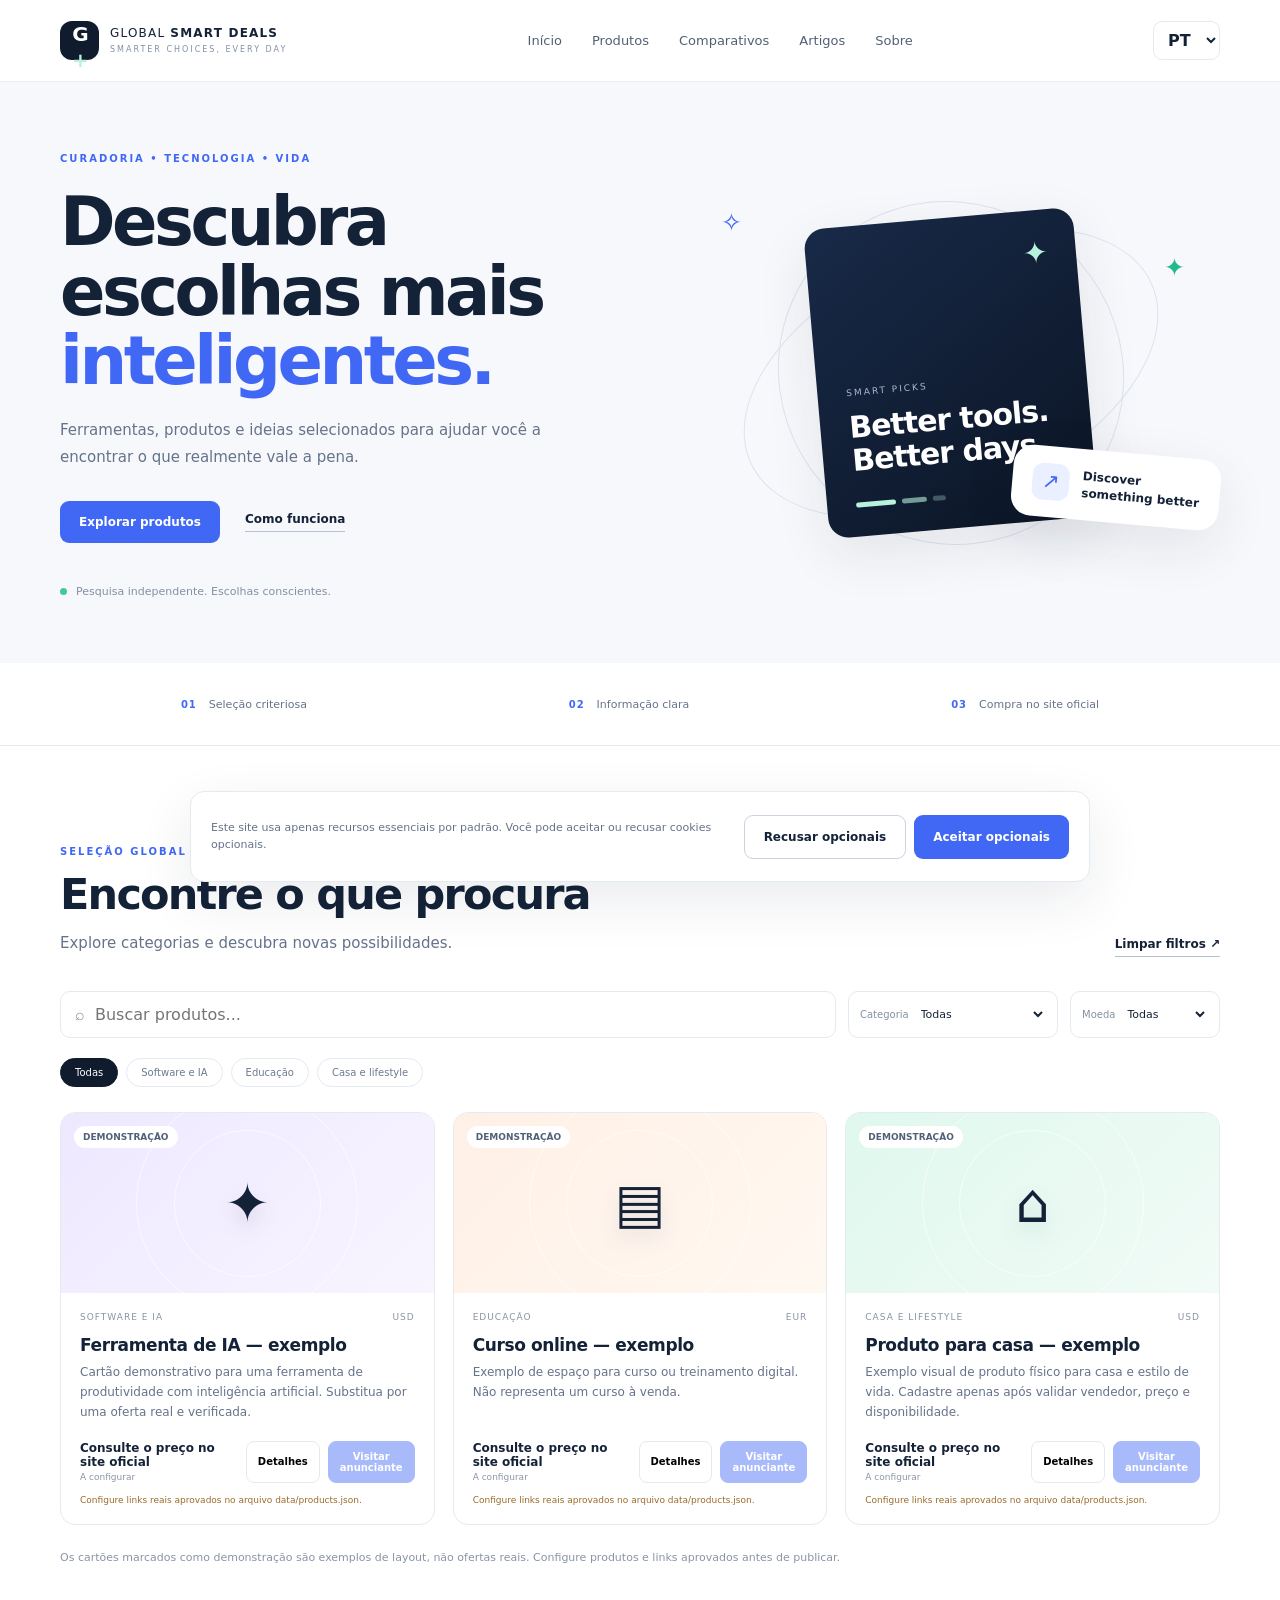
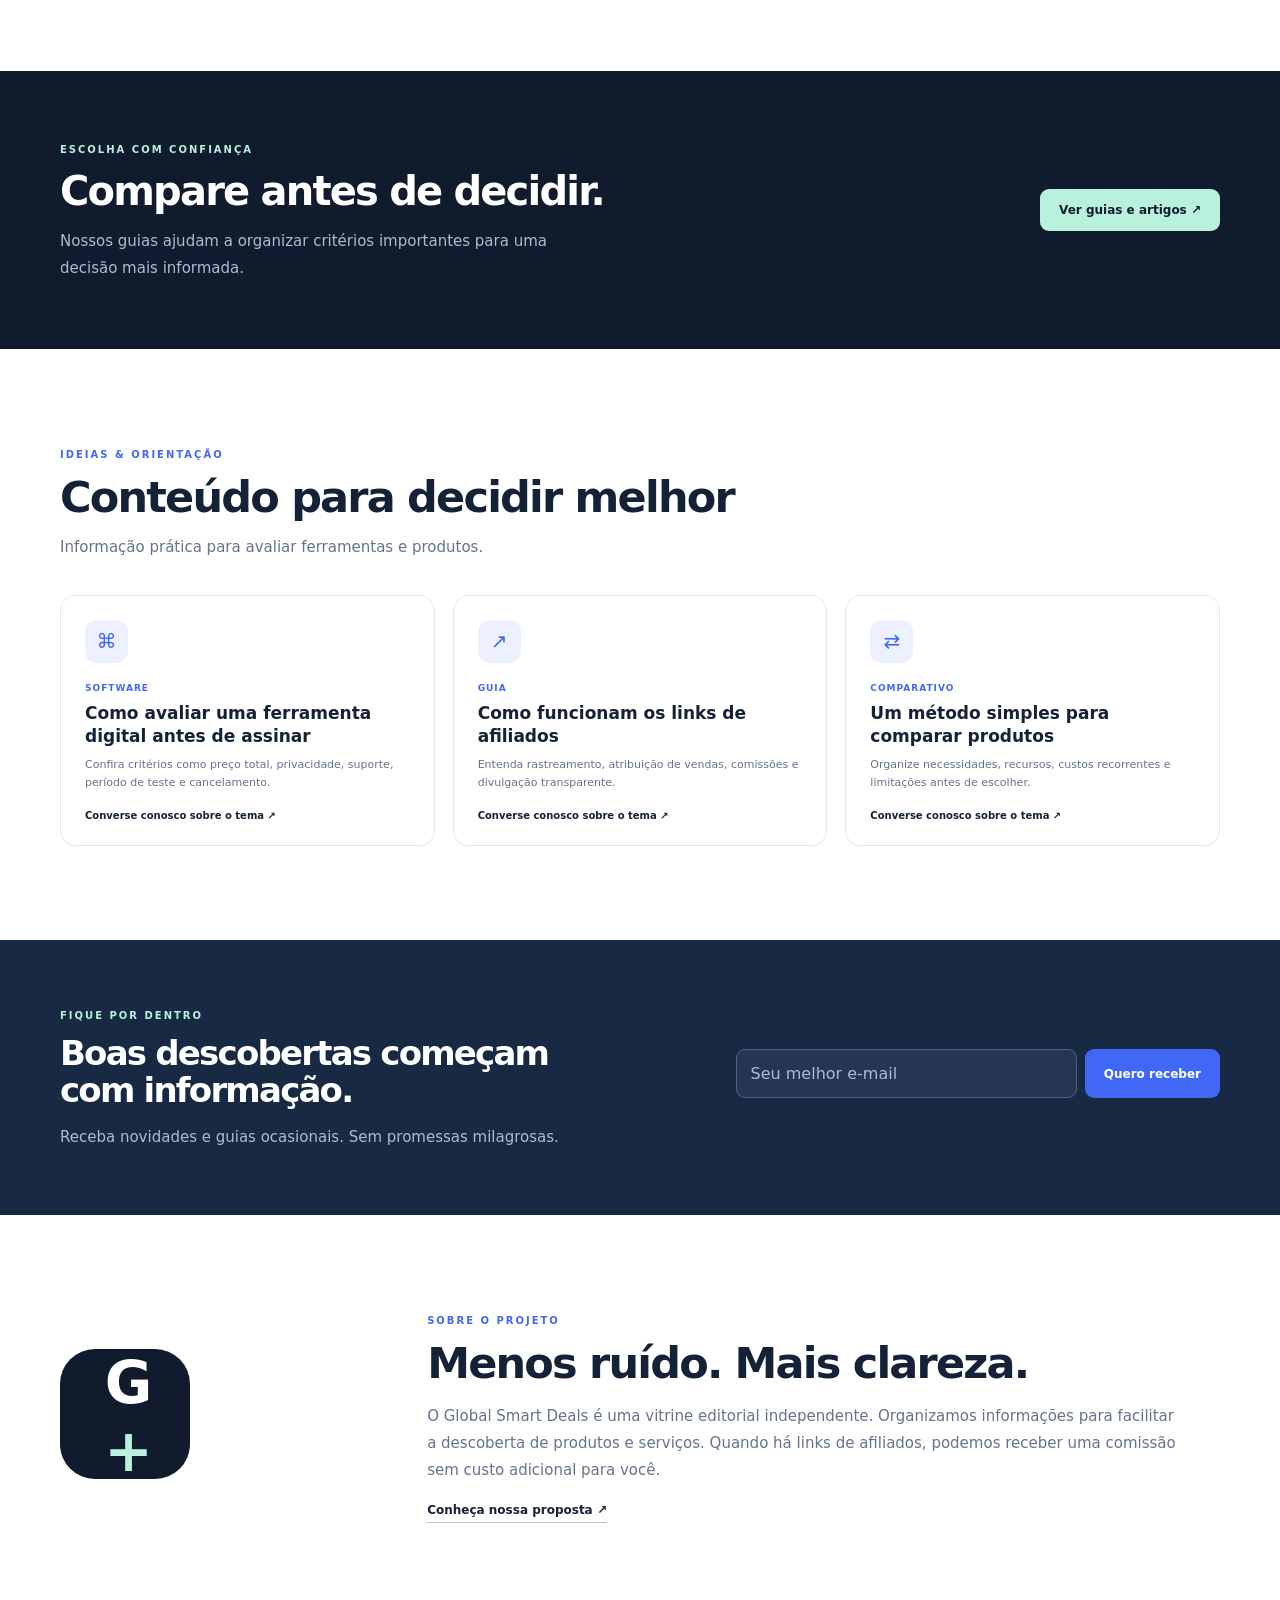
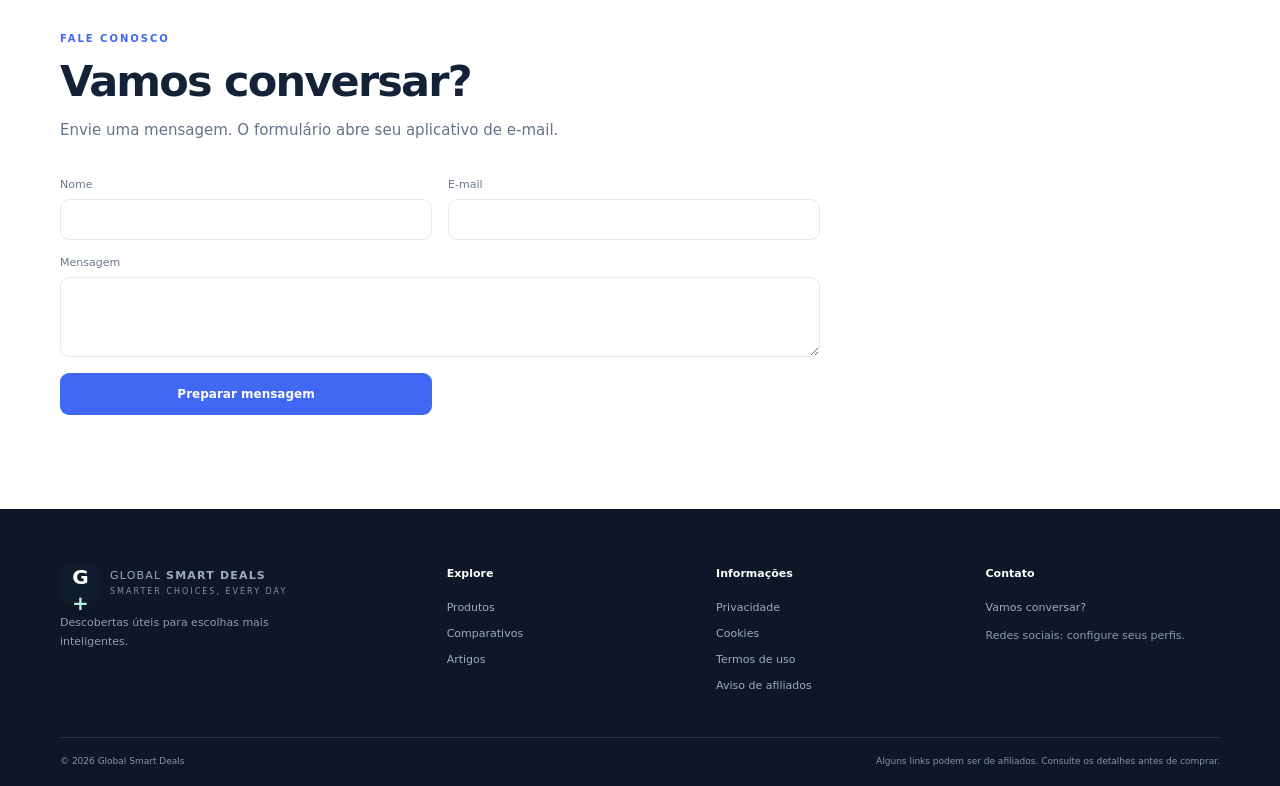
<file: global-smart-deals/index.html>
<!doctype html>
<html lang="pt-BR">
<head>
  <meta charset="utf-8">
  <meta name="viewport" content="width=device-width, initial-scale=1">
  <meta name="theme-color" content="#101b2d">
  <meta name="description" content="Descubra ferramentas, cursos e produtos selecionados. Compare opções e acesse os sites oficiais dos anunciantes.">
  <meta property="og:type" content="website">
  <meta property="og:title" content="Global Smart Deals | Escolhas inteligentes">
  <meta property="og:description" content="Guias, comparativos e produtos selecionados para uma vida mais inteligente.">
  <meta property="og:image" content="assets/og-cover.svg">
  <link rel="icon" href="assets/favicon.svg" type="image/svg+xml">
  <link rel="manifest" href="manifest.webmanifest">
  <link rel="stylesheet" href="assets/styles.css">
  <title>Global Smart Deals | Escolhas inteligentes</title>
  <script type="application/ld+json">
  {"@context":"https://schema.org","@type":"WebSite","name":"Global Smart Deals","description":"Guias e seleções de produtos e serviços.","inLanguage":["pt-BR","en","es"]}
  </script>
</head>
<body>
  <a class="skip-link" href="#main">Pular para o conteúdo</a>
  <header class="site-header">
    <div class="container header-inner">
      <a class="brand" href="#home" aria-label="Global Smart Deals - início">
        <span class="brand-mark">G<span>+</span></span>
        <span>GLOBAL <b>SMART DEALS</b><small>SMARTER CHOICES, EVERY DAY</small></span>
      </a>
      <button class="menu-toggle" id="menuToggle" aria-label="Abrir menu" aria-expanded="false">☰</button>
      <nav class="main-nav" id="mainNav" aria-label="Navegação principal">
        <a href="#home" data-i18n="navHome">Início</a>
        <a href="#products" data-i18n="navProducts">Produtos</a>
        <a href="#comparisons" data-i18n="navComparisons">Comparativos</a>
        <a href="#articles" data-i18n="navArticles">Artigos</a>
        <a href="#about" data-i18n="navAbout">Sobre</a>
      </nav>
      <label class="language-picker"><span class="sr-only">Idioma</span>
        <select id="languageSelect" aria-label="Selecionar idioma">
          <option value="pt">PT</option><option value="en">EN</option><option value="es">ES</option>
        </select>
      </label>
    </div>
  </header>

  <main id="main">
    <section class="hero" id="home">
      <div class="container hero-grid">
        <div class="hero-copy">
          <span class="eyebrow" data-i18n="heroEyebrow">CURADORIA • TECNOLOGIA • VIDA</span>
          <h1 data-i18n="heroTitle">Descubra escolhas mais <em>inteligentes.</em></h1>
          <p data-i18n="heroText">Ferramentas, produtos e ideias selecionados para ajudar você a encontrar o que realmente vale a pena.</p>
          <div class="hero-actions">
            <a class="button button-primary" href="#products" data-i18n="exploreProducts">Explorar produtos <span>↗</span></a>
            <a class="text-link" href="#about" data-i18n="howItWorks">Como funciona</a>
          </div>
          <div class="hero-note"><span class="dot"></span><span data-i18n="heroNote">Pesquisa independente. Escolhas conscientes.</span></div>
        </div>
        <div class="hero-art" aria-label="Ilustração abstrata de produtos digitais">
          <div class="art-orbit orbit-one"></div><div class="art-orbit orbit-two"></div>
          <div class="art-card art-card-main"><span class="art-icon">✦</span><small>SMART PICKS</small><strong>Better tools.<br>Better days.</strong><div class="art-bars"><i></i><i></i><i></i></div></div>
          <div class="art-card art-card-float"><span>↗</span><b>Discover<br>something better</b></div>
          <div class="art-spark spark-one">✧</div><div class="art-spark spark-two">✦</div>
        </div>
      </div>
    </section>

    <section class="trust-strip"><div class="container trust-items">
      <span><b>01</b><span data-i18n="trustOne">Seleção criteriosa</span></span>
      <span><b>02</b><span data-i18n="trustTwo">Informação clara</span></span>
      <span><b>03</b><span data-i18n="trustThree">Compra no site oficial</span></span>
    </div></section>

    <section class="section container" id="products">
      <div class="section-heading">
        <div><span class="eyebrow" data-i18n="curated">SELEÇÃO GLOBAL</span><h2 data-i18n="featuredTitle">Encontre o que procura</h2><p data-i18n="featuredText">Explore categorias e descubra novas possibilidades.</p></div>
        <a class="text-link" href="#products" id="clearFilters" data-i18n="clearFilters">Limpar filtros ↗</a>
      </div>
      <div class="catalog-tools">
        <label class="search-box"><span>⌕</span><input id="searchInput" type="search" placeholder="Buscar produtos..." data-i18n-placeholder="searchPlaceholder"></label>
        <label class="filter-label"><span data-i18n="categoryLabel">Categoria</span><select id="categoryFilter"><option value="all" data-i18n="allCategories">Todas</option></select></label>
        <label class="filter-label"><span data-i18n="currencyLabel">Moeda</span><select id="currencyFilter"><option value="all" data-i18n="allCurrencies">Todas</option><option value="USD">USD</option><option value="EUR">EUR</option></select></label>
      </div>
      <div class="category-chips" id="categoryChips"></div>
      <div class="product-grid" id="productGrid" aria-live="polite"></div>
      <p class="empty-state" id="emptyState" hidden data-i18n="noProducts">Nenhum produto encontrado. Experimente alterar os filtros.</p>
      <p class="demo-notice" data-i18n="demoNotice">Os cartões marcados como demonstração são exemplos de layout, não ofertas reais. Configure produtos e links aprovados antes de publicar.</p>
    </section>

    <section class="dark-band" id="comparisons"><div class="container band-grid">
      <div><span class="eyebrow light" data-i18n="compareEyebrow">ESCOLHA COM CONFIANÇA</span><h2 data-i18n="compareTitle">Compare antes de decidir.</h2><p data-i18n="compareText">Nossos guias ajudam a organizar critérios importantes para uma decisão mais informada.</p></div>
      <a class="button button-light" href="#articles" data-i18n="readGuides">Ver guias e artigos ↗</a>
    </div></section>

    <section class="section container" id="articles">
      <div class="section-heading"><div><span class="eyebrow" data-i18n="ideasEyebrow">IDEIAS & ORIENTAÇÃO</span><h2 data-i18n="articlesTitle">Conteúdo para decidir melhor</h2><p data-i18n="articlesText">Informação prática para avaliar ferramentas e produtos.</p></div></div>
      <div class="article-grid" id="articleGrid"></div>
    </section>

    <section class="newsletter-section"><div class="container newsletter-inner">
      <div><span class="eyebrow light" data-i18n="stayUpdated">FIQUE POR DENTRO</span><h2 data-i18n="newsletterTitle">Boas descobertas começam com informação.</h2><p data-i18n="newsletterText">Receba novidades e guias ocasionais. Sem promessas milagrosas.</p></div>
      <form id="newsletterForm" class="newsletter-form"><label class="sr-only" for="newsletterEmail" data-i18n="emailLabel">Seu e-mail</label><input id="newsletterEmail" type="email" required placeholder="Seu melhor e-mail"><button class="button button-primary" type="submit" data-i18n="subscribe">Quero receber ↗</button><small id="newsletterMessage" aria-live="polite"></small></form>
    </div></section>

    <section class="section container about-preview" id="about">
      <div class="about-symbol">G<span>+</span></div>
      <div><span class="eyebrow" data-i18n="aboutEyebrow">SOBRE O PROJETO</span><h2 data-i18n="aboutTitle">Menos ruído. Mais clareza.</h2><p data-i18n="aboutText">O Global Smart Deals é uma vitrine editorial independente. Organizamos informações para facilitar a descoberta de produtos e serviços. Quando há links de afiliados, podemos receber uma comissão sem custo adicional para você.</p><a class="text-link" href="#about" data-i18n="learnAbout">Conheça nossa proposta ↗</a></div>
    </section>

    <section class="section container contact-section" id="contact">
      <div class="section-heading"><div><span class="eyebrow" data-i18n="contactEyebrow">FALE CONOSCO</span><h2 data-i18n="contactTitle">Vamos conversar?</h2><p data-i18n="contactText">Envie uma mensagem. O formulário abre seu aplicativo de e-mail.</p></div></div>
      <form id="contactForm" class="contact-form">
        <label><span data-i18n="nameLabel">Nome</span><input name="name" required autocomplete="name"></label>
        <label><span data-i18n="emailLabel">E-mail</span><input name="email" type="email" required autocomplete="email"></label>
        <label class="full"><span data-i18n="messageLabel">Mensagem</span><textarea name="message" rows="4" required></textarea></label>
        <button class="button button-primary" type="submit" data-i18n="sendMessage">Preparar mensagem ↗</button><p id="contactMessage" class="form-note" aria-live="polite"></p>
      </form>
    </section>
  </main>

  <footer class="site-footer">
    <div class="container footer-main">
      <div class="footer-brand"><a class="brand brand-inverse" href="#home"><span class="brand-mark">G<span>+</span></span><span>GLOBAL <b>SMART DEALS</b><small>SMARTER CHOICES, EVERY DAY</small></span></a><p data-i18n="footerText">Descobertas úteis para escolhas mais inteligentes.</p></div>
      <div><h3 data-i18n="footerExplore">Explore</h3><a href="#products" data-i18n="navProducts">Produtos</a><a href="#comparisons" data-i18n="navComparisons">Comparativos</a><a href="#articles" data-i18n="navArticles">Artigos</a></div>
      <div><h3 data-i18n="footerInfo">Informações</h3><a href="legal/privacy.html" data-i18n="privacy">Privacidade</a><a href="legal/cookies.html" data-i18n="cookies">Cookies</a><a href="legal/terms.html" data-i18n="terms">Termos de uso</a><a href="legal/affiliate-disclosure.html" data-i18n="affiliateDisclosure">Aviso de afiliados</a></div>
      <div><h3 data-i18n="footerContact">Contato</h3><a href="#contact" data-i18n="contactTitle">Fale conosco</a><span class="footer-muted" data-i18n="footerSocial">Redes sociais: configure seus perfis.</span></div>
    </div>
    <div class="container footer-bottom"><span>© <span id="year"></span> Global Smart Deals</span><span data-i18n="footerDisclaimer">Alguns links podem ser de afiliados. Consulte os detalhes antes de comprar.</span></div>
  </footer>

  <dialog id="productDialog" class="product-dialog"><button class="dialog-close" id="dialogClose" aria-label="Fechar">×</button><div id="dialogContent"></div></dialog>
  <div id="cookieBanner" class="cookie-banner" hidden><p data-i18n="cookieText">Este site usa apenas recursos essenciais por padrão. Você pode aceitar ou recusar cookies opcionais.</p><div><button id="cookieReject" class="button button-outline" data-i18n="reject">Recusar opcionais</button><button id="cookieAccept" class="button button-primary" data-i18n="accept">Aceitar opcionais</button></div></div>
  <script src="assets/config.js"></script>
  <script src="assets/app.js"></script>
</body>
</html>
</file>
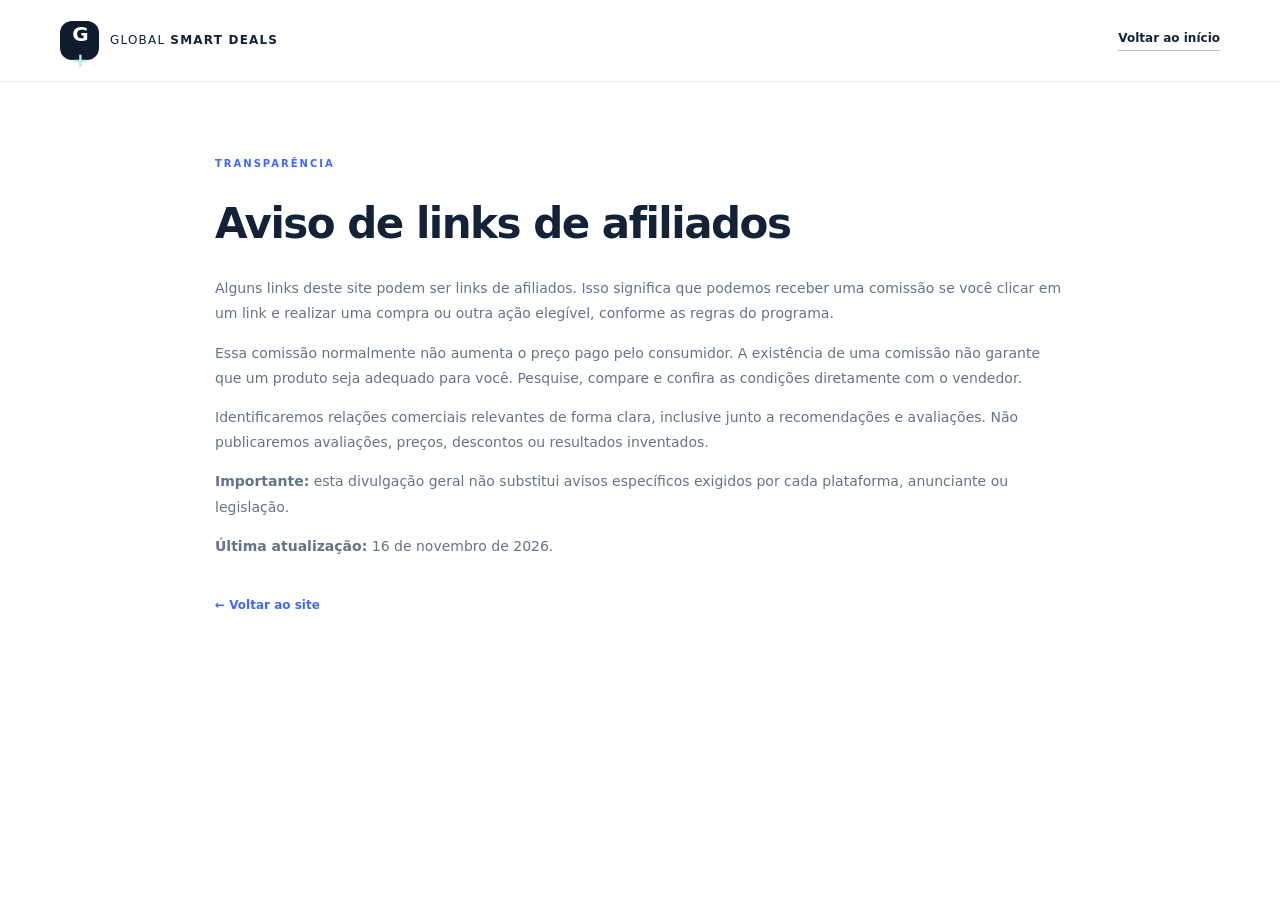
<file: global-smart-deals/legal/affiliate-disclosure.html>
<!doctype html><html lang="pt-BR"><head><meta charset="utf-8"><meta name="viewport" content="width=device-width,initial-scale=1"><title>Aviso de afiliados | Global Smart Deals</title><link rel="stylesheet" href="../assets/styles.css"></head><body><header class="site-header"><div class="container header-inner"><a class="brand" href="../"><span class="brand-mark">G<span>+</span></span><span>GLOBAL <b>SMART DEALS</b></span></a><a class="text-link" href="../">Voltar ao início</a></div></header><main class="container legal-page"><span class="eyebrow">TRANSPARÊNCIA</span><h1>Aviso de links de afiliados</h1><p>Alguns links deste site podem ser links de afiliados. Isso significa que podemos receber uma comissão se você clicar em um link e realizar uma compra ou outra ação elegível, conforme as regras do programa.</p><p>Essa comissão normalmente não aumenta o preço pago pelo consumidor. A existência de uma comissão não garante que um produto seja adequado para você. Pesquise, compare e confira as condições diretamente com o vendedor.</p><p>Identificaremos relações comerciais relevantes de forma clara, inclusive junto a recomendações e avaliações. Não publicaremos avaliações, preços, descontos ou resultados inventados.</p><p><b>Importante:</b> esta divulgação geral não substitui avisos específicos exigidos por cada plataforma, anunciante ou legislação.</p><p><b>Última atualização:</b> 16 de novembro de 2026.</p><a class="back-home" href="../">← Voltar ao site</a></main></body></html>
</file>
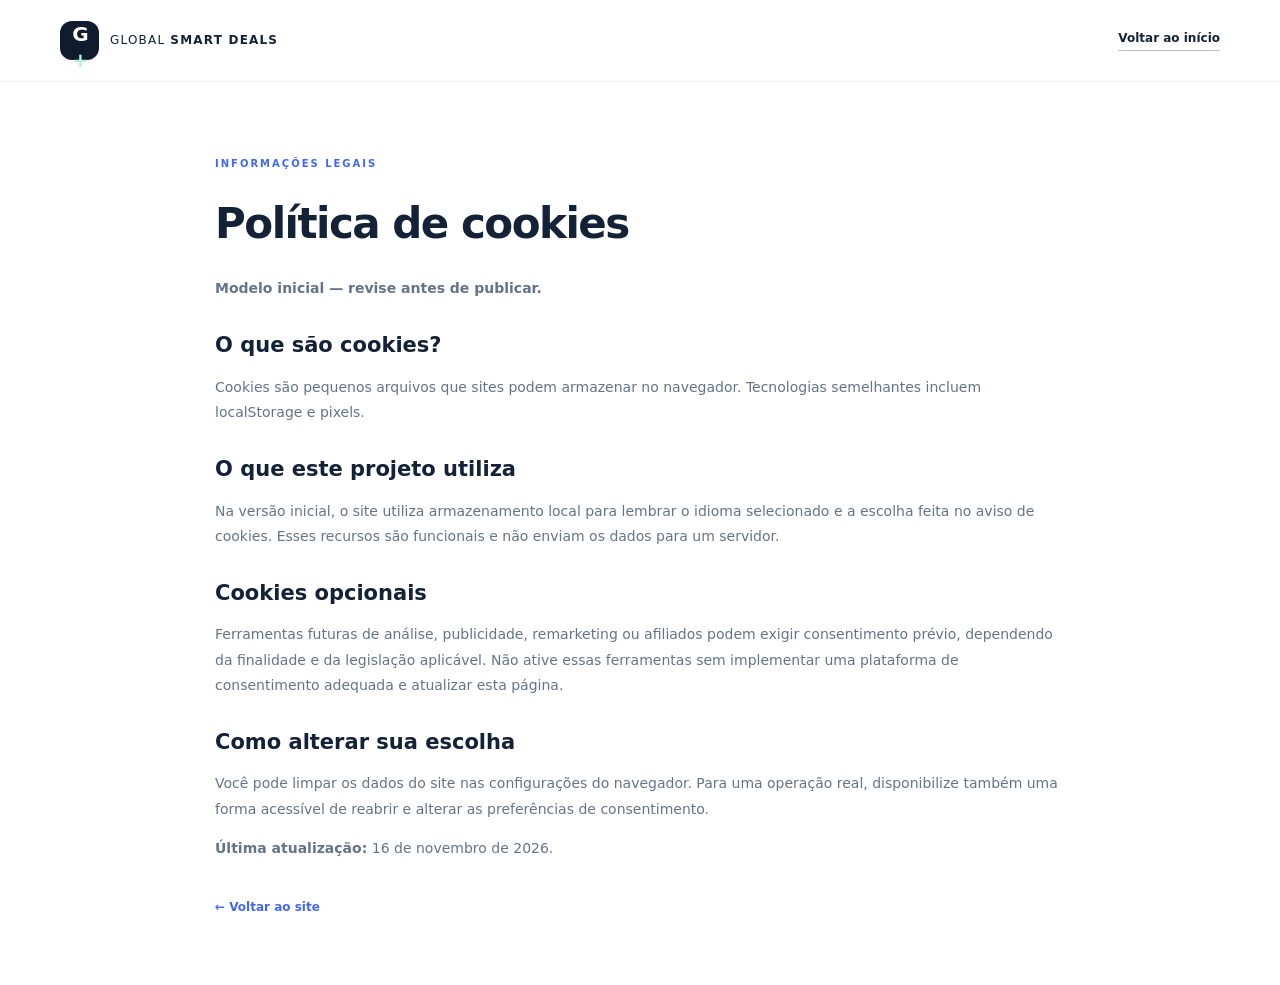
<file: global-smart-deals/legal/cookies.html>
<!doctype html><html lang="pt-BR"><head><meta charset="utf-8"><meta name="viewport" content="width=device-width,initial-scale=1"><title>Política de cookies | Global Smart Deals</title><link rel="stylesheet" href="../assets/styles.css"></head><body><header class="site-header"><div class="container header-inner"><a class="brand" href="../"><span class="brand-mark">G<span>+</span></span><span>GLOBAL <b>SMART DEALS</b></span></a><a class="text-link" href="../">Voltar ao início</a></div></header><main class="container legal-page"><span class="eyebrow">INFORMAÇÕES LEGAIS</span><h1>Política de cookies</h1><p><b>Modelo inicial — revise antes de publicar.</b></p><h2>O que são cookies?</h2><p>Cookies são pequenos arquivos que sites podem armazenar no navegador. Tecnologias semelhantes incluem localStorage e pixels.</p><h2>O que este projeto utiliza</h2><p>Na versão inicial, o site utiliza armazenamento local para lembrar o idioma selecionado e a escolha feita no aviso de cookies. Esses recursos são funcionais e não enviam os dados para um servidor.</p><h2>Cookies opcionais</h2><p>Ferramentas futuras de análise, publicidade, remarketing ou afiliados podem exigir consentimento prévio, dependendo da finalidade e da legislação aplicável. Não ative essas ferramentas sem implementar uma plataforma de consentimento adequada e atualizar esta página.</p><h2>Como alterar sua escolha</h2><p>Você pode limpar os dados do site nas configurações do navegador. Para uma operação real, disponibilize também uma forma acessível de reabrir e alterar as preferências de consentimento.</p><p><b>Última atualização:</b> 16 de novembro de 2026.</p><a class="back-home" href="../">← Voltar ao site</a></main></body></html>
</file>
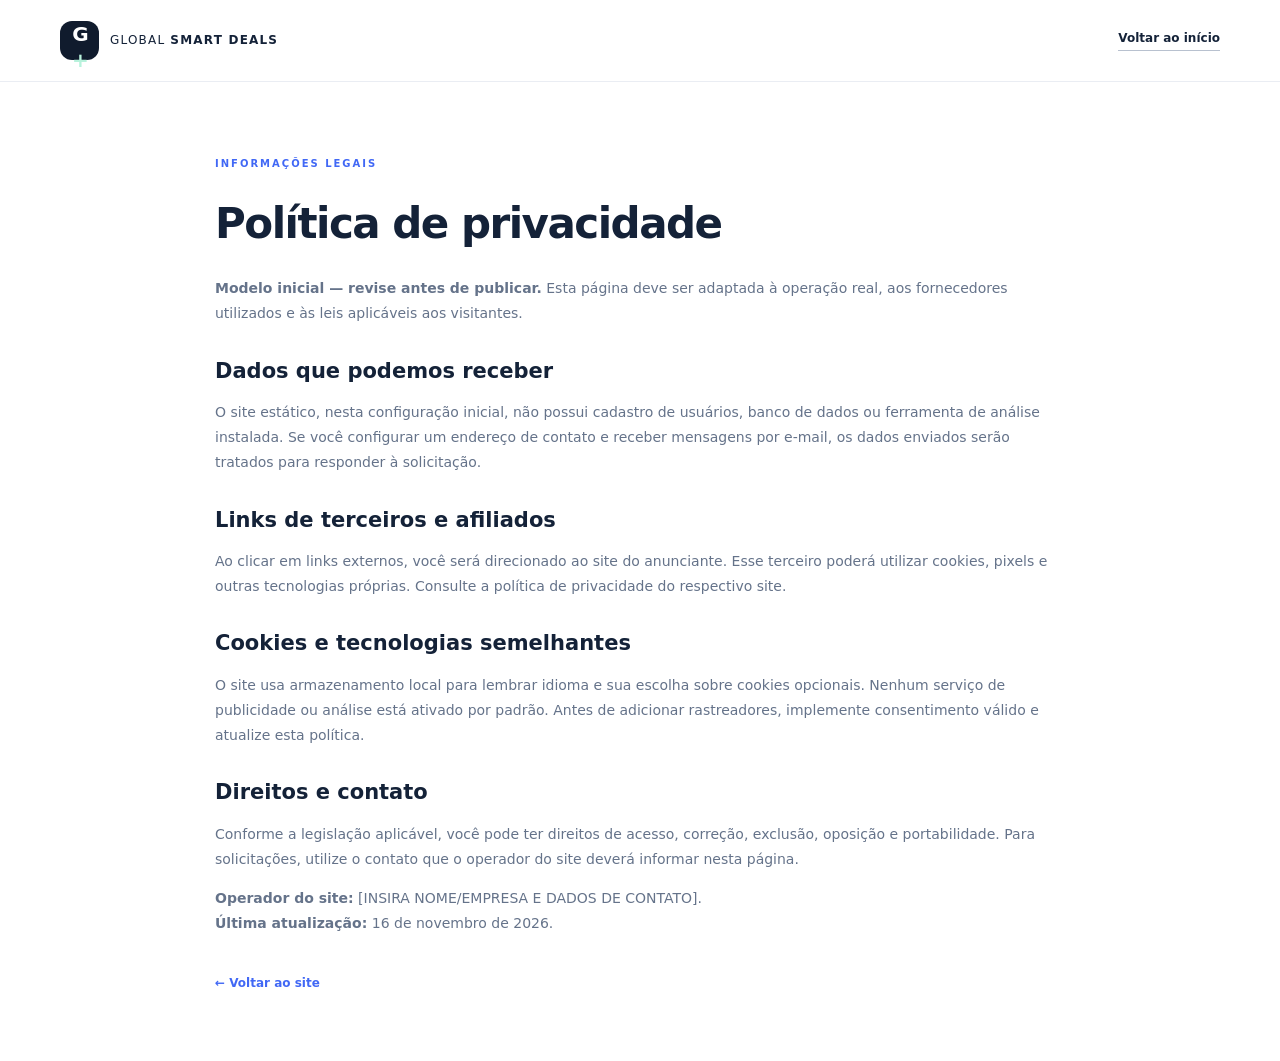
<file: global-smart-deals/legal/privacy.html>
<!doctype html><html lang="pt-BR"><head><meta charset="utf-8"><meta name="viewport" content="width=device-width,initial-scale=1"><title>Política de privacidade | Global Smart Deals</title><link rel="stylesheet" href="../assets/styles.css"></head><body><header class="site-header"><div class="container header-inner"><a class="brand" href="../"><span class="brand-mark">G<span>+</span></span><span>GLOBAL <b>SMART DEALS</b></span></a><a class="text-link" href="../">Voltar ao início</a></div></header><main class="container legal-page"><span class="eyebrow">INFORMAÇÕES LEGAIS</span><h1>Política de privacidade</h1><p><b>Modelo inicial — revise antes de publicar.</b> Esta página deve ser adaptada à operação real, aos fornecedores utilizados e às leis aplicáveis aos visitantes.</p><h2>Dados que podemos receber</h2><p>O site estático, nesta configuração inicial, não possui cadastro de usuários, banco de dados ou ferramenta de análise instalada. Se você configurar um endereço de contato e receber mensagens por e-mail, os dados enviados serão tratados para responder à solicitação.</p><h2>Links de terceiros e afiliados</h2><p>Ao clicar em links externos, você será direcionado ao site do anunciante. Esse terceiro poderá utilizar cookies, pixels e outras tecnologias próprias. Consulte a política de privacidade do respectivo site.</p><h2>Cookies e tecnologias semelhantes</h2><p>O site usa armazenamento local para lembrar idioma e sua escolha sobre cookies opcionais. Nenhum serviço de publicidade ou análise está ativado por padrão. Antes de adicionar rastreadores, implemente consentimento válido e atualize esta política.</p><h2>Direitos e contato</h2><p>Conforme a legislação aplicável, você pode ter direitos de acesso, correção, exclusão, oposição e portabilidade. Para solicitações, utilize o contato que o operador do site deverá informar nesta página.</p><p><b>Operador do site:</b> [INSIRA NOME/EMPRESA E DADOS DE CONTATO].<br><b>Última atualização:</b> 16 de novembro de 2026.</p><a class="back-home" href="../">← Voltar ao site</a></main></body></html>
</file>
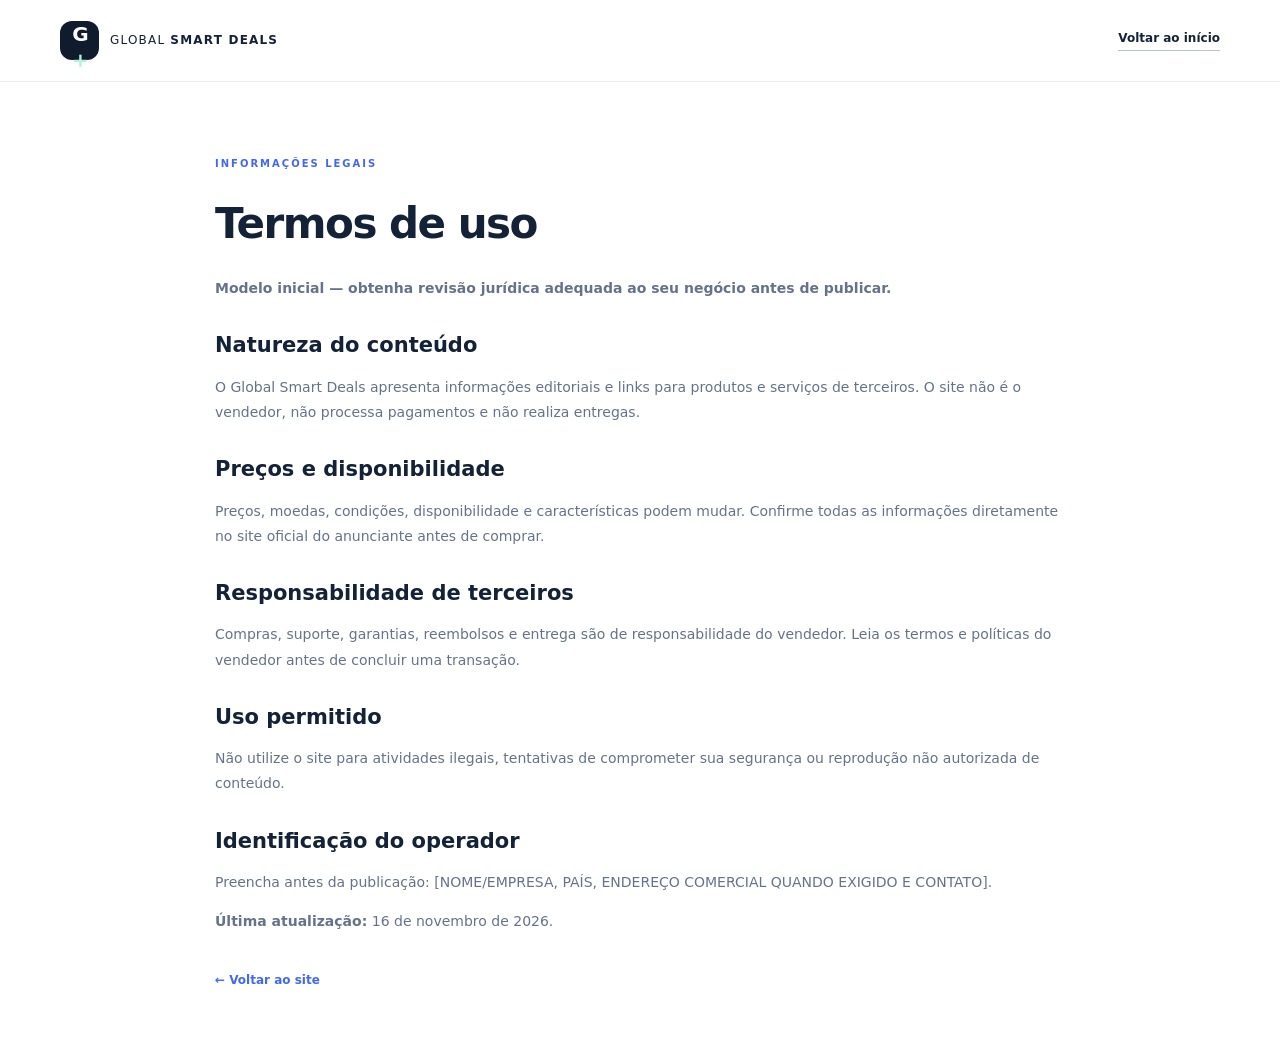
<file: global-smart-deals/legal/terms.html>
<!doctype html><html lang="pt-BR"><head><meta charset="utf-8"><meta name="viewport" content="width=device-width,initial-scale=1"><title>Termos de uso | Global Smart Deals</title><link rel="stylesheet" href="../assets/styles.css"></head><body><header class="site-header"><div class="container header-inner"><a class="brand" href="../"><span class="brand-mark">G<span>+</span></span><span>GLOBAL <b>SMART DEALS</b></span></a><a class="text-link" href="../">Voltar ao início</a></div></header><main class="container legal-page"><span class="eyebrow">INFORMAÇÕES LEGAIS</span><h1>Termos de uso</h1><p><b>Modelo inicial — obtenha revisão jurídica adequada ao seu negócio antes de publicar.</b></p><h2>Natureza do conteúdo</h2><p>O Global Smart Deals apresenta informações editoriais e links para produtos e serviços de terceiros. O site não é o vendedor, não processa pagamentos e não realiza entregas.</p><h2>Preços e disponibilidade</h2><p>Preços, moedas, condições, disponibilidade e características podem mudar. Confirme todas as informações diretamente no site oficial do anunciante antes de comprar.</p><h2>Responsabilidade de terceiros</h2><p>Compras, suporte, garantias, reembolsos e entrega são de responsabilidade do vendedor. Leia os termos e políticas do vendedor antes de concluir uma transação.</p><h2>Uso permitido</h2><p>Não utilize o site para atividades ilegais, tentativas de comprometer sua segurança ou reprodução não autorizada de conteúdo.</p><h2>Identificação do operador</h2><p>Preencha antes da publicação: [NOME/EMPRESA, PAÍS, ENDEREÇO COMERCIAL QUANDO EXIGIDO E CONTATO].</p><p><b>Última atualização:</b> 16 de novembro de 2026.</p><a class="back-home" href="../">← Voltar ao site</a></main></body></html>
</file>
<file: global-smart-deals/assets/styles.css>
:root{--ink:#142238;--muted:#65738a;--navy:#101b2d;--blue:#4168f5;--mint:#b8f2dc;--paper:#f7f8fb;--line:#e5e9f0;--white:#fff;--radius:18px;--shadow:0 18px 55px rgba(20,34,56,.09);font-family:Inter,ui-sans-serif,system-ui,-apple-system,BlinkMacSystemFont,"Segoe UI",sans-serif;color:var(--ink);scroll-behavior:smooth}*{box-sizing:border-box}body{margin:0;background:#fff}a{color:inherit;text-decoration:none}button,input,select,textarea{font:inherit}.container{width:min(1160px,calc(100% - 44px));margin-inline:auto}.skip-link,.sr-only{position:absolute;width:1px;height:1px;padding:0;margin:-1px;overflow:hidden;clip:rect(0,0,0,0);white-space:nowrap;border:0}.skip-link:focus{width:auto;height:auto;clip:auto;z-index:99;background:white;padding:12px}.site-header{height:82px;background:rgba(255,255,255,.94);border-bottom:1px solid rgba(229,233,240,.8);position:sticky;top:0;z-index:20;backdrop-filter:blur(14px)}.header-inner{height:100%;display:flex;align-items:center;justify-content:space-between;gap:25px}.brand{display:flex;align-items:center;gap:11px;font-size:12px;letter-spacing:1.2px;font-weight:500;line-height:1.3}.brand b{font-weight:850}.brand small{display:block;color:#8390a4;font-size:8px;letter-spacing:2px;margin-top:4px}.brand-mark{width:39px;height:39px;display:grid;place-items:center;border-radius:12px;background:var(--navy);color:#fff;font-size:20px;font-weight:800;letter-spacing:-2px}.brand-mark span,.about-symbol span{color:var(--mint)}.main-nav{display:flex;align-items:center;gap:30px}.main-nav a,.footer-main a{font-size:13px;color:#526076;transition:.2s}.main-nav a:hover,.footer-main a:hover{color:var(--blue)}.language-picker select{border:1px solid var(--line);border-radius:9px;padding:8px 10px;background:white;color:var(--ink);font-weight:700}.menu-toggle{display:none;border:0;background:none;font-size:24px;color:var(--ink)}.hero{background:var(--paper);overflow:hidden}.hero-grid{min-height:560px;display:grid;grid-template-columns:1.02fr .98fr;align-items:center;gap:60px;padding-block:65px}.eyebrow{font-size:10px;letter-spacing:2px;font-weight:800;color:var(--blue)}.hero h1{font-size:clamp(42px,5.5vw,67px);line-height:1.04;letter-spacing:-3.5px;margin:22px 0 20px;max-width:590px}.hero h1 em{font-style:normal;color:var(--blue)}.hero-copy>p,.section-heading p,.band-grid p,.about-preview p,.newsletter-inner p{color:var(--muted);line-height:1.8;font-size:15px;max-width:520px}.hero-actions{display:flex;align-items:center;gap:25px;margin-top:30px}.button{border:0;border-radius:9px;padding:14px 19px;display:inline-flex;align-items:center;justify-content:center;gap:13px;font-size:12px;font-weight:800;cursor:pointer;transition:transform .2s,box-shadow .2s}.button:hover{transform:translateY(-2px);box-shadow:0 9px 24px #14223822}.button-primary{background:var(--blue);color:white}.button-light{background:var(--mint);color:var(--navy)}.button-outline{border:1px solid #cbd3df;background:white;color:var(--ink)}.text-link{font-size:12px;font-weight:800;color:var(--ink);border-bottom:1px solid #b8c1cf;padding-bottom:5px}.hero-note{margin-top:42px;font-size:11px;color:#8290a3;display:flex;align-items:center;gap:9px}.dot{width:7px;height:7px;border-radius:50%;background:#40c99a}.hero-art{height:390px;position:relative;display:grid;place-items:center}.art-orbit{position:absolute;border:1px solid #dce3ed;border-radius:50%;transform:rotate(-24deg)}.orbit-one{width:440px;height:250px}.orbit-two{width:350px;height:340px;transform:rotate(38deg)}.art-card{position:absolute;box-shadow:var(--shadow);border-radius:20px}.art-card-main{width:270px;height:310px;background:linear-gradient(145deg,#182a48,#0b1424);color:#fff;padding:29px;display:flex;flex-direction:column;justify-content:flex-end;transform:rotate(-5deg)}.art-icon{position:absolute;top:25px;right:28px;color:var(--mint);font-size:30px}.art-card-main small{font-size:9px;letter-spacing:2px;color:#aab8d1}.art-card-main strong{font-size:30px;line-height:1.12;letter-spacing:-1px;margin-top:13px}.art-bars{display:flex;gap:6px;margin-top:25px}.art-bars i{height:5px;width:40px;border-radius:9px;background:var(--mint)}.art-bars i:nth-child(2){width:25px;opacity:.6}.art-bars i:nth-child(3){width:13px;opacity:.3}.art-card-float{background:white;padding:17px 20px;right:0;bottom:45px;display:flex;align-items:center;gap:13px;transform:rotate(5deg);font-size:12px;line-height:1.4}.art-card-float span{width:37px;height:37px;border-radius:11px;background:#eaf0ff;color:var(--blue);display:grid;place-items:center;font-size:21px}.art-spark{position:absolute;color:var(--blue);font-size:25px}.spark-one{top:30px;left:40px}.spark-two{right:35px;top:75px;color:#24b98c}.trust-strip{border-bottom:1px solid var(--line)}.trust-items{min-height:82px;display:flex;align-items:center;justify-content:space-around;gap:20px}.trust-items>span{display:flex;align-items:center;gap:12px;color:#66748a;font-size:11px}.trust-items b{color:var(--blue);font-size:10px;letter-spacing:1px}.section{padding-block:94px}.section-heading{display:flex;justify-content:space-between;align-items:end;gap:25px;margin-bottom:34px}.section-heading h2,.band-grid h2,.newsletter-inner h2,.about-preview h2{font-size:clamp(30px,4vw,43px);letter-spacing:-1.8px;line-height:1.1;margin:12px 0}.section-heading p{margin:0}.catalog-tools{display:grid;grid-template-columns:1fr 210px 150px;gap:12px;margin-bottom:17px}.search-box{display:flex;align-items:center;gap:10px;border:1px solid var(--line);border-radius:10px;padding:0 14px;color:#8490a1}.search-box input{border:0;outline:0;width:100%;padding:13px 0;color:var(--ink)}.filter-label{display:flex;align-items:center;gap:8px;border:1px solid var(--line);border-radius:10px;padding:0 11px;color:#8490a1;font-size:10px}.filter-label select{border:0;outline:0;background:white;color:var(--ink);width:100%;padding:12px 0;font-size:11px}.category-chips{display:flex;gap:8px;flex-wrap:wrap;margin:20px 0 25px}.chip{border:1px solid var(--line);background:#fff;color:#6d7a8e;border-radius:50px;padding:8px 14px;font-size:10px;cursor:pointer}.chip.active,.chip:hover{background:var(--navy);border-color:var(--navy);color:white}.product-grid{display:grid;grid-template-columns:repeat(3,1fr);gap:18px}.product-card{border:1px solid var(--line);border-radius:15px;overflow:hidden;background:#fff;transition:.25s;display:flex;flex-direction:column}.product-card:hover{transform:translateY(-4px);box-shadow:var(--shadow)}.product-visual{height:180px;position:relative;display:grid;place-items:center;overflow:hidden;background:linear-gradient(135deg,#eaf0ff,#f4f7ff)}.product-visual .visual-symbol{font-size:54px;filter:drop-shadow(0 10px 10px #26385c22)}.product-visual:before,.product-visual:after{content:"";position:absolute;border:1px solid #fff9;border-radius:50%;width:220px;height:220px}.product-visual:after{width:145px;height:145px}.product-visual.tone-green{background:linear-gradient(135deg,#dff8ed,#f2fbf7)}.product-visual.tone-peach{background:linear-gradient(135deg,#fff0e6,#fff8f1)}.product-visual.tone-lilac{background:linear-gradient(135deg,#eee8ff,#f8f5ff)}.product-visual.tone-dark{background:linear-gradient(135deg,#243858,#101b2d)}.product-visual.tone-dark .visual-symbol{filter:none}.product-tag{position:absolute;top:13px;left:13px;background:#fff;color:#516078;border-radius:30px;padding:6px 9px;font-size:9px;font-weight:800;z-index:1}.product-body{padding:19px;display:flex;flex-direction:column;flex:1}.product-meta{display:flex;justify-content:space-between;gap:10px;color:#8994a5;font-size:9px;text-transform:uppercase;letter-spacing:1px}.product-body h3{font-size:17px;letter-spacing:-.4px;margin:13px 0 8px}.product-body p{font-size:12px;color:var(--muted);line-height:1.65;margin:0 0 18px}.product-bottom{margin-top:auto;display:flex;justify-content:space-between;align-items:center;gap:10px}.price{font-size:12px;font-weight:800}.price small{display:block;font-size:9px;color:#8b96a7;font-weight:500;margin-top:3px}.card-actions{display:flex;gap:8px}.small-button{border:1px solid var(--line);border-radius:8px;padding:9px 11px;background:white;font-size:10px;font-weight:800;cursor:pointer}.small-button.primary{background:var(--blue);color:#fff;border-color:var(--blue)}.small-button:disabled{opacity:.45;cursor:not-allowed}.demo-label{font-size:9px;color:#9b6a29;margin-top:12px}.demo-notice,.empty-state{color:#8994a5;font-size:11px;line-height:1.6;margin-top:24px}.empty-state{text-align:center;padding:40px}.dark-band{background:var(--navy);color:white;padding:67px 0}.band-grid{display:flex;align-items:center;justify-content:space-between;gap:35px}.eyebrow.light{color:var(--mint)}.band-grid h2{font-size:40px}.band-grid p{color:#aebbd0;margin-bottom:0}.article-grid{display:grid;grid-template-columns:repeat(3,1fr);gap:18px}.article-card{border:1px solid var(--line);border-radius:15px;padding:24px;min-height:225px;display:flex;flex-direction:column}.article-icon{width:43px;height:43px;border-radius:12px;background:#edf1ff;color:var(--blue);display:grid;place-items:center;font-size:20px}.article-card small{color:var(--blue);font-size:9px;letter-spacing:1px;font-weight:800;margin-top:20px}.article-card h3{font-size:17px;line-height:1.35;margin:9px 0}.article-card p{color:var(--muted);font-size:11px;line-height:1.6;margin:0 0 18px}.article-card a{font-size:10px;font-weight:800;margin-top:auto}.newsletter-section{background:#182944;color:white;padding:64px 0}.newsletter-inner{display:grid;grid-template-columns:1fr .8fr;align-items:center;gap:70px}.newsletter-inner h2{font-size:34px;max-width:520px}.newsletter-inner p{color:#aebbd0;margin-bottom:0}.newsletter-form{display:flex;gap:8px;flex-wrap:wrap}.newsletter-form input{flex:1;min-width:150px;border:1px solid #53627b;background:#243653;color:white;border-radius:9px;padding:14px}.newsletter-form input::placeholder{color:#aebbd0}.newsletter-form small{width:100%;color:var(--mint);font-size:10px}.about-preview{display:grid;grid-template-columns:.4fr 1fr;gap:50px;align-items:center}.about-symbol{width:130px;height:130px;border-radius:35px;background:var(--navy);color:white;display:grid;place-items:center;font-size:58px;font-weight:900;letter-spacing:-7px}.about-preview p{max-width:750px}.contact-section{padding-top:15px}.contact-form{display:grid;grid-template-columns:1fr 1fr;gap:16px;max-width:760px}.contact-form label{display:flex;flex-direction:column;gap:8px;font-size:11px;color:#69768a}.contact-form input,.contact-form textarea{border:1px solid var(--line);border-radius:9px;padding:13px;outline-color:var(--blue)}.contact-form .full{grid-column:1/-1}.form-note{font-size:11px;color:#6f7e92}.site-footer{background:#0d1727;color:white;padding:55px 0 20px}.footer-main{display:grid;grid-template-columns:1.5fr 1fr 1fr 1fr;gap:35px;padding-bottom:45px}.brand-inverse{color:white}.footer-brand p,.footer-muted{font-size:11px;color:#8f9bb0;line-height:1.7;max-width:210px}.footer-main>div:not(:first-child){display:flex;flex-direction:column;gap:13px}.footer-main h3{font-size:11px;margin:3px 0 8px;color:#fff}.footer-main a{color:#9eabc0;font-size:11px}.footer-bottom{border-top:1px solid #273449;padding-top:18px;display:flex;justify-content:space-between;gap:15px;color:#8794a9;font-size:9px}.product-dialog{border:0;border-radius:18px;padding:32px;max-width:560px;width:calc(100% - 30px);box-shadow:0 25px 90px #0b172b55}.product-dialog::backdrop{background:#091426aa;backdrop-filter:blur(4px)}.dialog-close{position:absolute;right:14px;top:9px;border:0;background:none;font-size:26px;cursor:pointer}.dialog-visual{height:130px;border-radius:13px;display:grid;place-items:center;font-size:48px;background:#edf1ff}.product-dialog h2{margin-bottom:8px}.product-dialog p{color:var(--muted);font-size:13px;line-height:1.7}.dialog-disclosure{font-size:10px!important;background:#f5f7fa;padding:12px;border-radius:8px}.cookie-banner{position:fixed;z-index:50;bottom:18px;left:50%;transform:translateX(-50%);width:min(900px,calc(100% - 28px));background:white;border:1px solid var(--line);box-shadow:var(--shadow);border-radius:14px;padding:17px 20px;display:flex;align-items:center;justify-content:space-between;gap:20px}.cookie-banner[hidden]{display:none}.cookie-banner p{font-size:11px;color:var(--muted);line-height:1.5}.cookie-banner>div{display:flex;gap:8px;flex-shrink:0}.legal-page{padding:70px 0;max-width:850px}.legal-page h1{font-size:42px;letter-spacing:-1.5px}.legal-page h2{font-size:21px;margin-top:32px}.legal-page p,.legal-page li{color:var(--muted);font-size:14px;line-height:1.8}.legal-page .notice{background:#fff7e8;padding:15px;border-radius:10px;font-size:12px}.back-home{display:inline-block;margin-top:25px;color:var(--blue);font-size:12px;font-weight:800}
@media(max-width:850px){.main-nav{gap:15px}.main-nav a{font-size:11px}.hero-grid{gap:20px}.hero-art{transform:scale(.9)}.product-grid{grid-template-columns:repeat(2,1fr)}.footer-main{grid-template-columns:1.5fr 1fr 1fr}.footer-main>div:last-child{display:none}}
@media(max-width:640px){.container{width:min(100% - 32px,500px)}.site-header{height:70px}.menu-toggle{display:block;margin-left:auto}.main-nav{display:none;position:absolute;top:69px;left:0;right:0;background:white;border-bottom:1px solid var(--line);padding:18px 25px;flex-direction:column;align-items:flex-start;gap:18px}.main-nav.open{display:flex}.header-inner{gap:12px}.brand{font-size:10px}.brand-mark{width:34px;height:34px}.hero-grid{grid-template-columns:1fr;padding-block:65px 35px}.hero h1{font-size:48px;letter-spacing:-2.5px}.hero-art{height:300px;transform:scale(.82);transform-origin:top center;margin-bottom:-45px}.trust-items{padding-block:20px;display:grid;grid-template-columns:1fr 1fr;gap:15px}.trust-items>span:last-child{grid-column:1/-1}.section{padding-block:65px}.section-heading{align-items:flex-start;flex-direction:column}.catalog-tools{grid-template-columns:1fr 1fr}.search-box{grid-column:1/-1}.product-grid,.article-grid{grid-template-columns:1fr}.product-visual{height:160px}.band-grid{align-items:flex-start;flex-direction:column}.band-grid h2{font-size:34px}.newsletter-inner{grid-template-columns:1fr;gap:25px}.newsletter-inner h2{font-size:30px}.about-preview{grid-template-columns:1fr;gap:25px}.about-symbol{width:90px;height:90px;font-size:42px;border-radius:25px}.contact-form{grid-template-columns:1fr}.contact-form .full{grid-column:auto}.footer-main{grid-template-columns:1fr 1fr;gap:28px}.footer-brand{grid-column:1/-1}.footer-main>div:last-child{display:flex}.footer-bottom{flex-direction:column}.cookie-banner{align-items:flex-start;flex-direction:column;gap:5px}.cookie-banner>div{width:100%}.cookie-banner .button{flex:1;padding:12px 7px;font-size:10px}}
@media(prefers-reduced-motion:reduce){*{scroll-behavior:auto!important;transition:none!important}}
</file>
